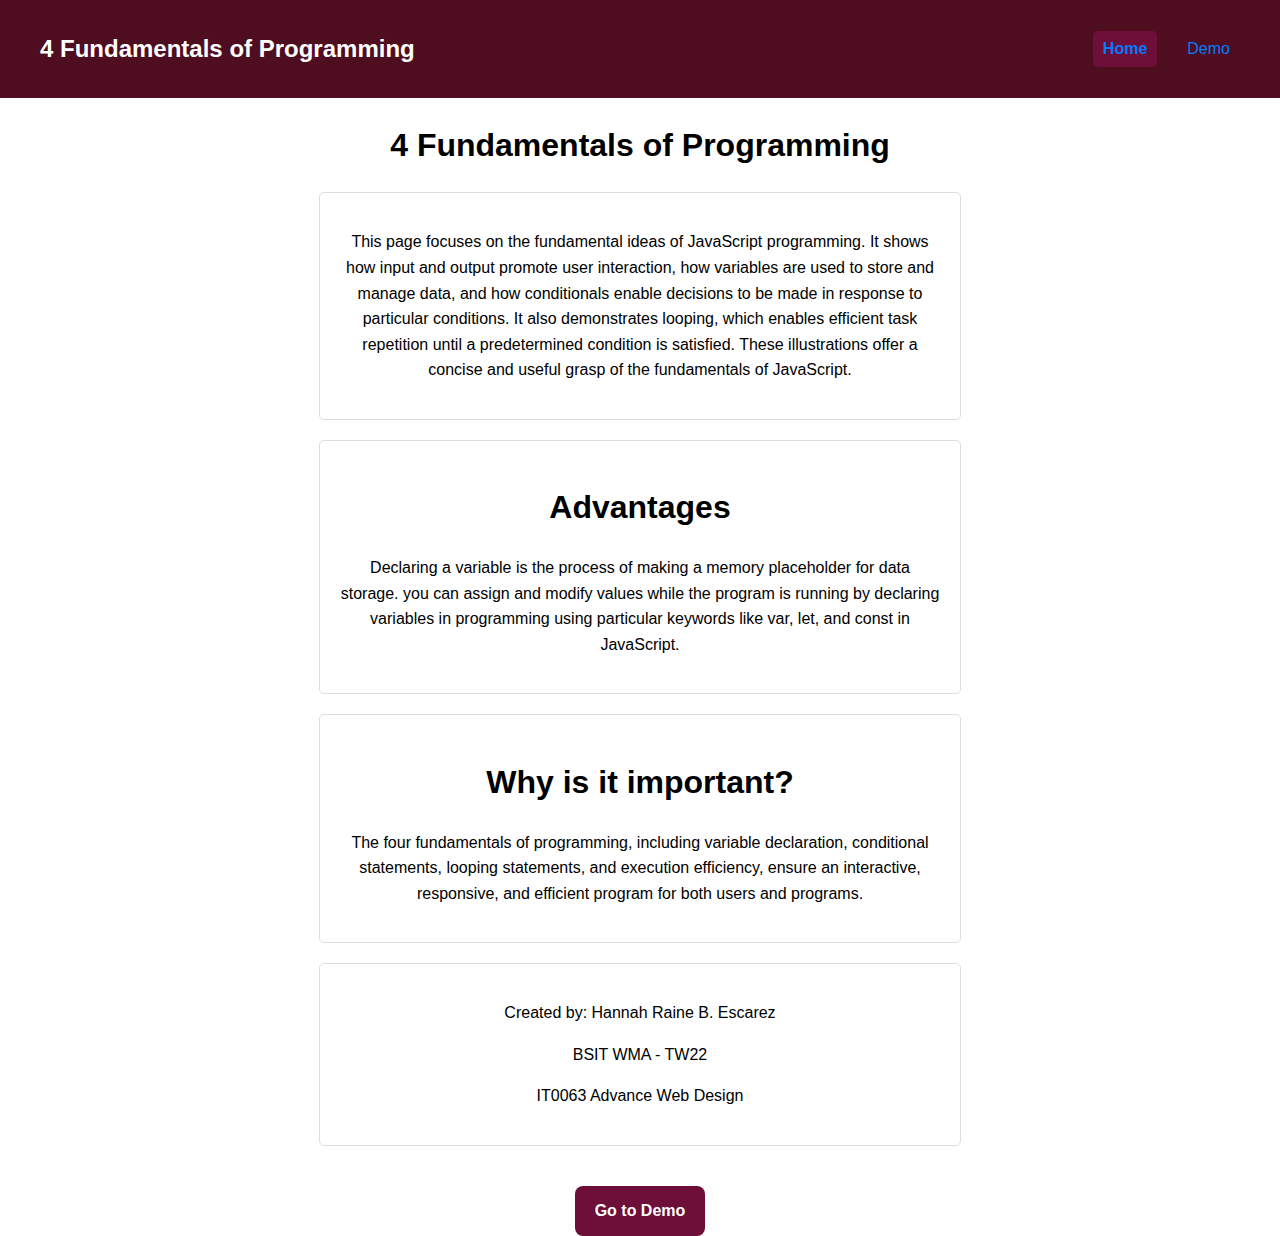
<file: index.html>
<!DOCTYPE html>
<html lang="en">
<head>
  <meta charset="UTF-8">
  <meta name="viewport" content="width=device-width, initial-scale=1.0">
  <link rel="stylesheet" href="./assets/css/style.css"> 
  <title>4 Fundamentals of Programming</title>
</head>
<body>
  <header>
    <div class="header-container">
      <h1 class="logo">4 Fundamentals of Programming</h1>
      <nav class="nav-links">
        <a class="active" href="./index.html">Home</a>
        <a href="./pages/page1/index.html">Demo</a>
    </nav>
  </div>
</header>
<h1>4 Fundamentals of Programming</h1>
<section>
  <p>This page focuses on the fundamental ideas of JavaScript programming. 
    It shows how input and output promote user interaction, 
    how variables are used to store and manage data, and how conditionals 
    enable decisions to be made in response to particular conditions. 
    It also demonstrates looping, which enables efficient task repetition 
    until a predetermined condition is satisfied. 
    These illustrations offer a concise and useful grasp of the fundamentals of JavaScript.</p>
</section>


  <main>
    <section>
      <h1>Advantages</h1>
      <p>Declaring a variable is the process of making a memory placeholder for data storage.
        you can assign and modify values while the program is running by 
        declaring variables in programming using particular keywords like var, let, and const in JavaScript.
      </p>
    </section>

    <section>
      <h1> Why is it important?</h1>
      <p> The four fundamentals of programming, including variable declaration, 
        conditional statements, looping statements, and execution efficiency, ensure an interactive, 
        responsive, and efficient program for both users and programs.</p>
      </section>

    <section>
      <p>Created by: Hannah Raine B. Escarez</p>
      <p>BSIT WMA - TW22</p>
      <p> IT0063 Advance Web Design</p>
    </section>

    <div class="button-container">
      <a href="./pages/page1/index.html" class="demo-button">Go to Demo</a>

</body>
</html>
</file>
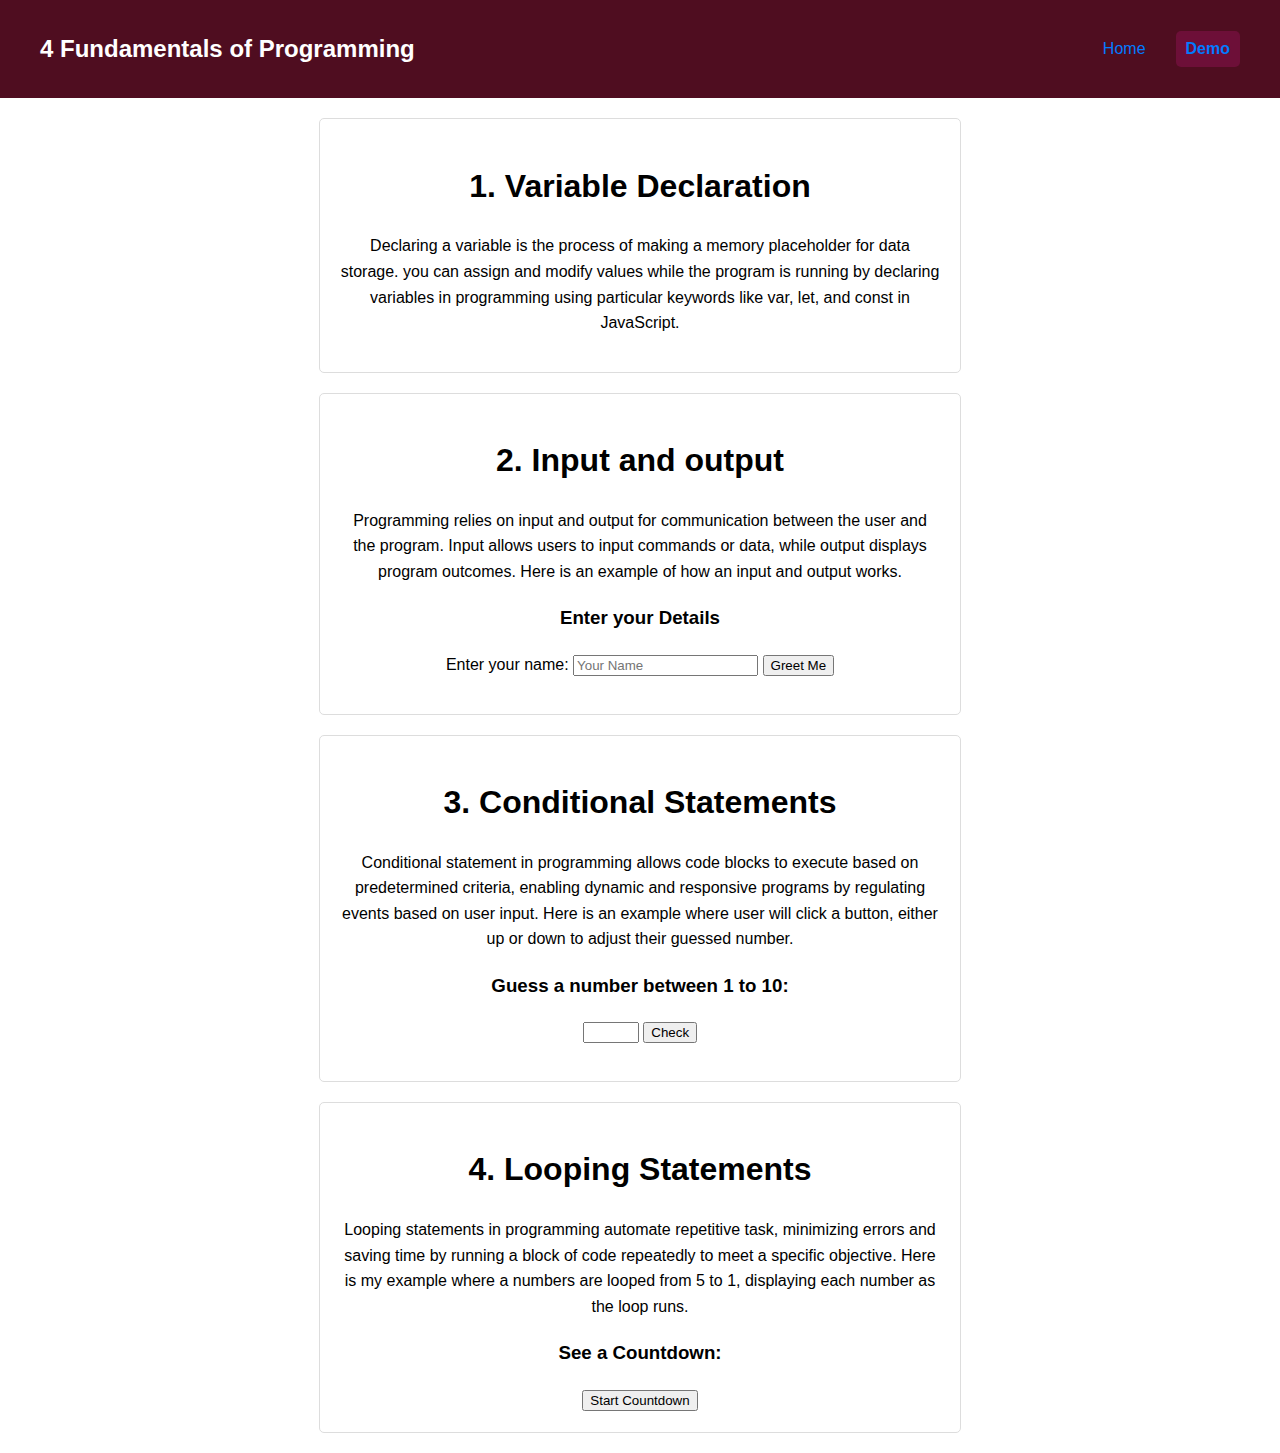
<file: pages/page1/index.html>
<!DOCTYPE html>
<html lang="en">
<head>
  <meta charset="UTF-8">
  <meta name="viewport" content="width=device-width, initial-scale=1.0">
  <link rel="stylesheet" href="../page1/assets/css/style.css">
  <title>4 Fundamentals of Programming</title>
</head>
<body>
  <header>
    <div class="header-container">
      <h1 class="logo">4 Fundamentals of Programming</h1>
      <nav class="nav-links">
        <a href="../../index.html">Home</a>
        <a class="active" href="/pages/page1/index.html">Demo</a>  
    </nav>
  </div>
</header>

  <main>
    <section>
      <h1> 1. Variable Declaration</h1>
      <p>Declaring a variable is the process of making a memory placeholder for data storage.
        you can assign and modify values while the program is running by 
        declaring variables in programming using particular keywords like var, let, and const in JavaScript.
      </p>
    </section>

    <section>
      <h1> 2. Input and output</h1>
      <p>Programming relies on input and output for communication between the user and the program. Input allows users to input
        commands or data, while output displays program outcomes. 
        Here is an example of how an input and output works.
      </p>
      <h3>Enter your Details</h3>
      <label for="username">Enter your name: </label>
      <input type="text" id="username" placeholder="Your Name">
      <button id="greet-btn">Greet Me</button>
      <p id="output"></p>
    </section>
  
    <section>
      <h1> 3. Conditional Statements</h1>
      <p>Conditional statement in programming allows code blocks to execute based on predetermined criteria,
        enabling dynamic and responsive programs by regulating events based on user input. Here is an example where user will click a button,
         either up or down to adjust their guessed number.
      </p>
      <h3>Guess a number between 1 to 10: </h3>
      <input type="number" id="guess" min="1" max="10">
      <button id="check-btn">Check</button>
      <p id="result"></p>
    </section>

    <section>
      <h1> 4. Looping Statements</h1>
      <p> Looping statements in programming automate repetitive task, minimizing errors and saving time by running
        a block of code repeatedly to meet a specific objective.
        Here is my example where a numbers are looped from 5 to 1, displaying each number as the loop runs.
      </p>
      <h3>See a Countdown: </h3>
      <button id="countdown-btn">Start Countdown</button>
      <ul id="countdown"></ul>
    </section>
  </main>

  <script src="../page1/assets/js/scripts.js"></script>
</body>
</html>
</file>
<file: assets/css/style.css>
body {
  font-family: Arial, Helvetica, sans-serif;
  line-height: 1.6;
  margin: 0;
  padding: 0;
  text-align: center;
}

header {
  background-color: #4f0d20;
  color: #fff;
  padding: 30px 10px;
  overflow: hidden;
}

.header-container {
  display: flex;
  align-items: center;
  justify-content: space-between;
  max-width: 1200px;
  margin: 0 auto;
}

.logo {
  font-size: 24px;
  margin: 0;
}

.nav-links {
  display: flex;
  gap: 20px;
}

.nav-links a{
  color: #007BFF;
  text-decoration: none;
  font-size: 16px;
  padding: 5px 10px;
  border-radius: 5px;
  transition: background-color 0.3s ease;
}

.nav-links a:hover {
  background-color: aqua;
}

.nav-links a.active {
  background-color: #6d0f38;
  font-weight: bold;
}

.btn {
  display: inline-block;
  margin-top: 20px;
  padding: 10px 15px;
  background-color: #007BFF;
  color: #fff;
  text-decoration: none;
  border-radius: 5px;
}

section {
  margin: 20px auto;
  max-width: 600px;
  padding: 20px;
  border: 1px solid #ddd;
  border-radius: 5px;
}

#countdown {
  list-style-type: none;
  padding: 0;
  margin: 0;
}

.demo-button {
  display: inline-block;
  margin-top: 20px;
  padding: 12px 20px;
  background-color: #6d0f38;
  color: #fff;
  font-size: 16px;
  text-decoration: none;
  border-radius: 8px;
  font-weight: bold;
  transition: background-color 0.3s ease, transform 0.2s ease;
}

.demo-button:hover {
  background-color: #4f0d20;
  transform: scale(1.05);
  box-shadow: 0 4px 8px rgba(0, 0, 0, 0.2);
}
</file>
<file: pages/page1/assets/css/style.css>
body {
  font-family: Arial, Helvetica, sans-serif;
  line-height: 1.6;
  margin: 0;
  padding: 0;
  text-align: center;
}

header {
  background-color: #4f0d20;
  color: #fff;
  padding: 30px 10px;
  overflow: hidden;
}

.header-container {
  display: flex;
  align-items: center;
  justify-content: space-between;
  max-width: 1200px;
  margin: 0 auto;
}

.logo {
  font-size: 24px;
  margin: 0;
}

.nav-links {
  display: flex;
  gap: 20px;
}

.nav-links a{
  color: #007BFF;
  text-decoration: none;
  font-size: 16px;
  padding: 5px 10px;
  border-radius: 5px;
  transition: background-color 0.3s ease;
}

.nav-links a:hover {
  background-color: aqua;
}

.nav-links a.active {
  background-color: #6d0f38;
  font-weight: bold;
}

.btn {
  display: inline-block;
  margin-top: 20px;
  padding: 10px 15px;
  background-color: #007BFF;
  color: #fff;
  text-decoration: none;
  border-radius: 5px;
}

section {
  margin: 20px auto;
  max-width: 600px;
  padding: 20px;
  border: 1px solid #ddd;
  border-radius: 5px;
}

#countdown {
  list-style-type: none;
  padding: 0;
  margin: 0;
}

.demo-button {
  display: inline-block;
  margin-top: 20px;
  padding: 12px 20px;
  background-color: #6d0f38;
  color: #fff;
  font-size: 16px;
  text-decoration: none;
  border-radius: 8px;
  font-weight: bold;
  transition: background-color 0.3s ease, transform 0.2s ease;
}

.demo-button:hover {
  background-color: #4f0d20;
  transform: scale(1.05);
  box-shadow: 0 4px 8px rgba(0, 0, 0, 0.2);
}
</file>
